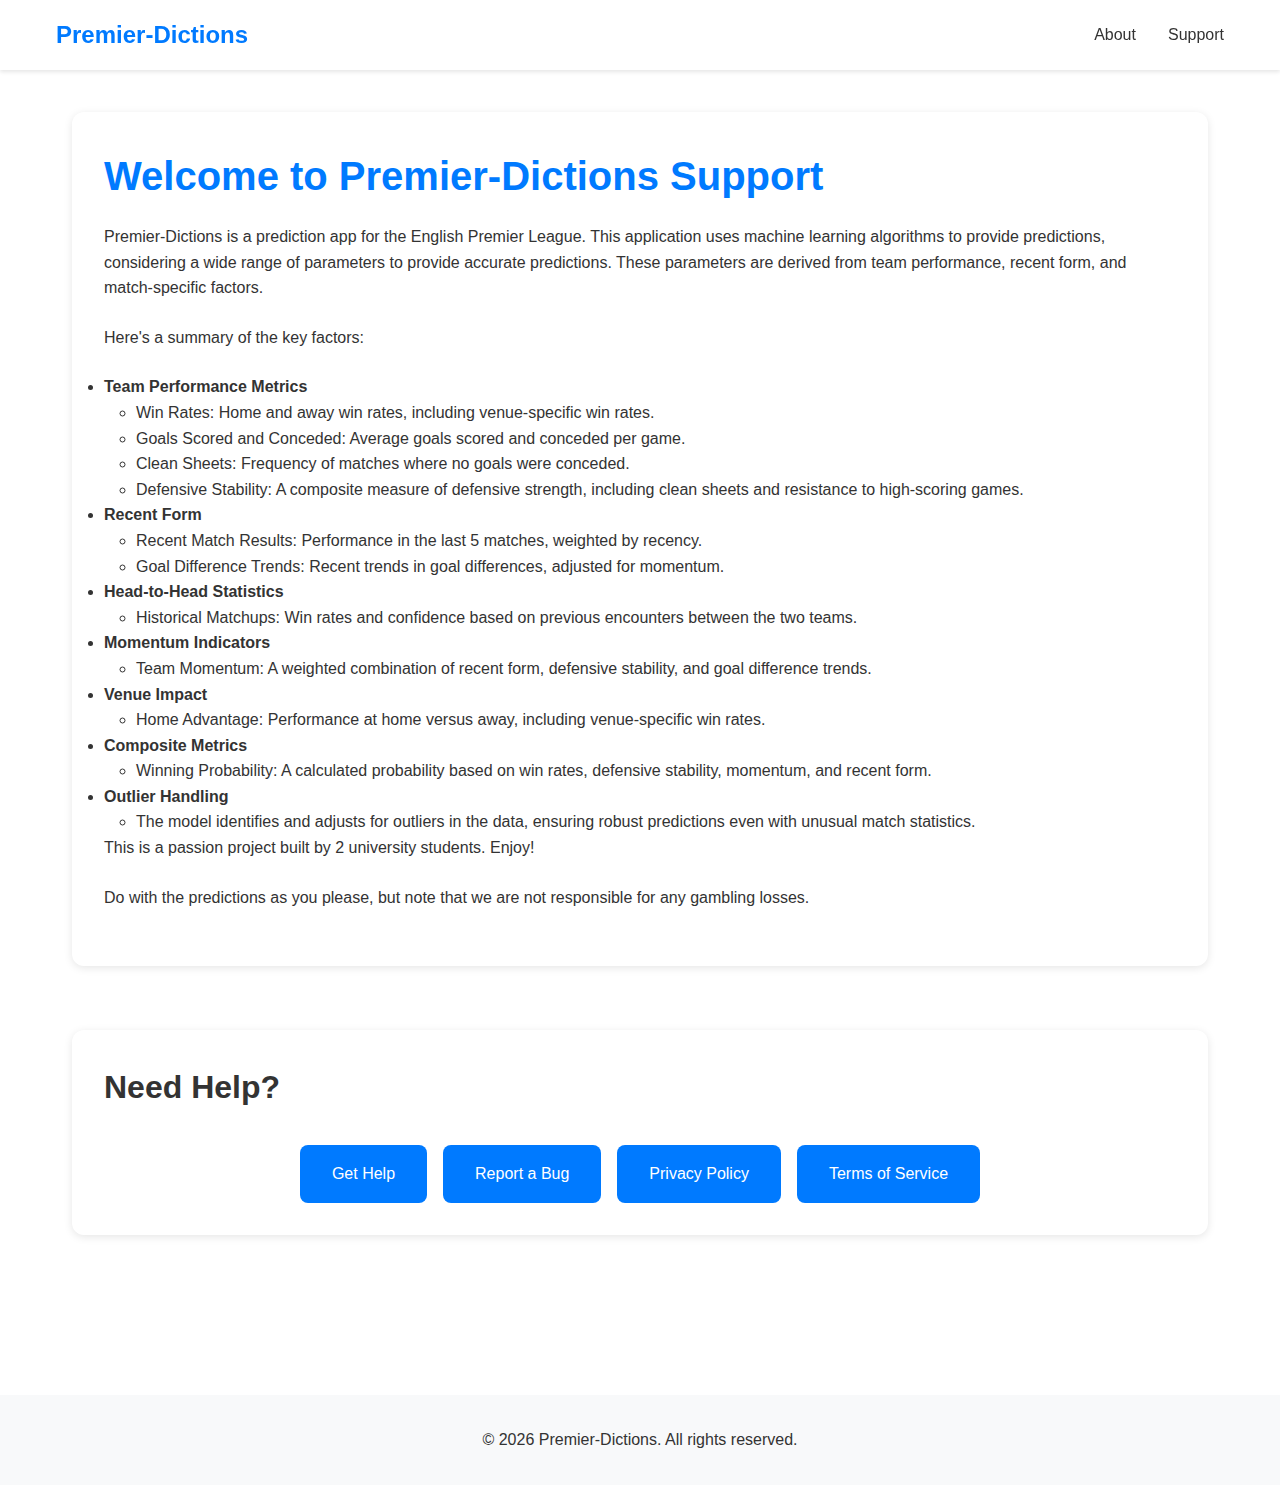
<file: index.html>
<!DOCTYPE html>
<html lang="en">
<head>
    <meta charset="UTF-8">
    <meta name="viewport" content="width=device-width, initial-scale=1.0">
    <title>Premier-Dictions - Support</title>
    <link rel="stylesheet" href="styles.css">
</head>
<body>
    <header>
        <nav>
            <div class="logo">Premier-Dictions</div>
            <ul>
                <li><a href="#about">About</a></li>
                <li><a href="#support">Support</a></li>
            </ul>
        </nav>
    </header>

    <main>
        <section id="about" class="section">
            <h1>Welcome to Premier-Dictions Support</h1>
            <p>Premier-Dictions is a prediction app for the English Premier League. This application uses machine learning algorithms to provide predictions, considering a wide range of parameters to provide accurate predictions. These parameters are derived from team performance, recent form, and match-specific factors.</p>
            
            <p>Here's a summary of the key factors:</p>
            
            <ul>
                <li><strong>Team Performance Metrics</strong>
                    <ul>
                        <li>Win Rates: Home and away win rates, including venue-specific win rates.</li>
                        <li>Goals Scored and Conceded: Average goals scored and conceded per game.</li>
                        <li>Clean Sheets: Frequency of matches where no goals were conceded.</li>
                        <li>Defensive Stability: A composite measure of defensive strength, including clean sheets and resistance to high-scoring games.</li>
                    </ul>
                </li>
                <li><strong>Recent Form</strong>
                    <ul>
                        <li>Recent Match Results: Performance in the last 5 matches, weighted by recency.</li>
                        <li>Goal Difference Trends: Recent trends in goal differences, adjusted for momentum.</li>
                    </ul>
                </li>
                <li><strong>Head-to-Head Statistics</strong>
                    <ul>
                        <li>Historical Matchups: Win rates and confidence based on previous encounters between the two teams.</li>
                    </ul>
                </li>
                <li><strong>Momentum Indicators</strong>
                    <ul>
                        <li>Team Momentum: A weighted combination of recent form, defensive stability, and goal difference trends.</li>
                    </ul>
                </li>
                <li><strong>Venue Impact</strong>
                    <ul>
                        <li>Home Advantage: Performance at home versus away, including venue-specific win rates.</li>
                    </ul>
                </li>
                <li><strong>Composite Metrics</strong>
                    <ul>
                        <li>Winning Probability: A calculated probability based on win rates, defensive stability, momentum, and recent form.</li>
                    </ul>
                </li>
                <li><strong>Outlier Handling</strong>
                    <ul>
                        <li>The model identifies and adjusts for outliers in the data, ensuring robust predictions even with unusual match statistics.</li>
                    </ul>
                </li>
            </ul>
            
            <p>This is a passion project built by 2 university students. Enjoy!</p>
            <p>Do with the predictions as you please, but note that we are not responsible for any gambling losses.</p>
        </section>


        <section id="support" class="section">
            <h2>Need Help?</h2>
            <div class="support-links">
                <a href="https://docs.google.com/forms/d/e/1FAIpQLSe5qJ8h9Add2uBu0d_ZCJHKH33NBtoW-7Aw2zN84BfCR3zo0g/viewform?usp=dialog" class="support-button" target="_blank">Get Help</a>
                <a href="https://docs.google.com/forms/d/e/1FAIpQLScqd--Eu9EIRjx_U-nNic1g_dML1hrebJVRGYB2MoAPrHekTA/viewform?usp=dialog" class="support-button" target="_blank">Report a Bug</a>
                <a href="privacyPolicy.html" class="support-button" target="_blank">Privacy Policy</a>
                <a href="termsOfService.html" class="support-button" target="_blank">Terms of Service</a>
            </div>
        </section>
    </main>

    <footer>
        <p>&copy; 2025 Bowei Jiang. All rights reserved.</p>
    </footer>

    <script src="script.js"></script>
</body>
</html>
</file>
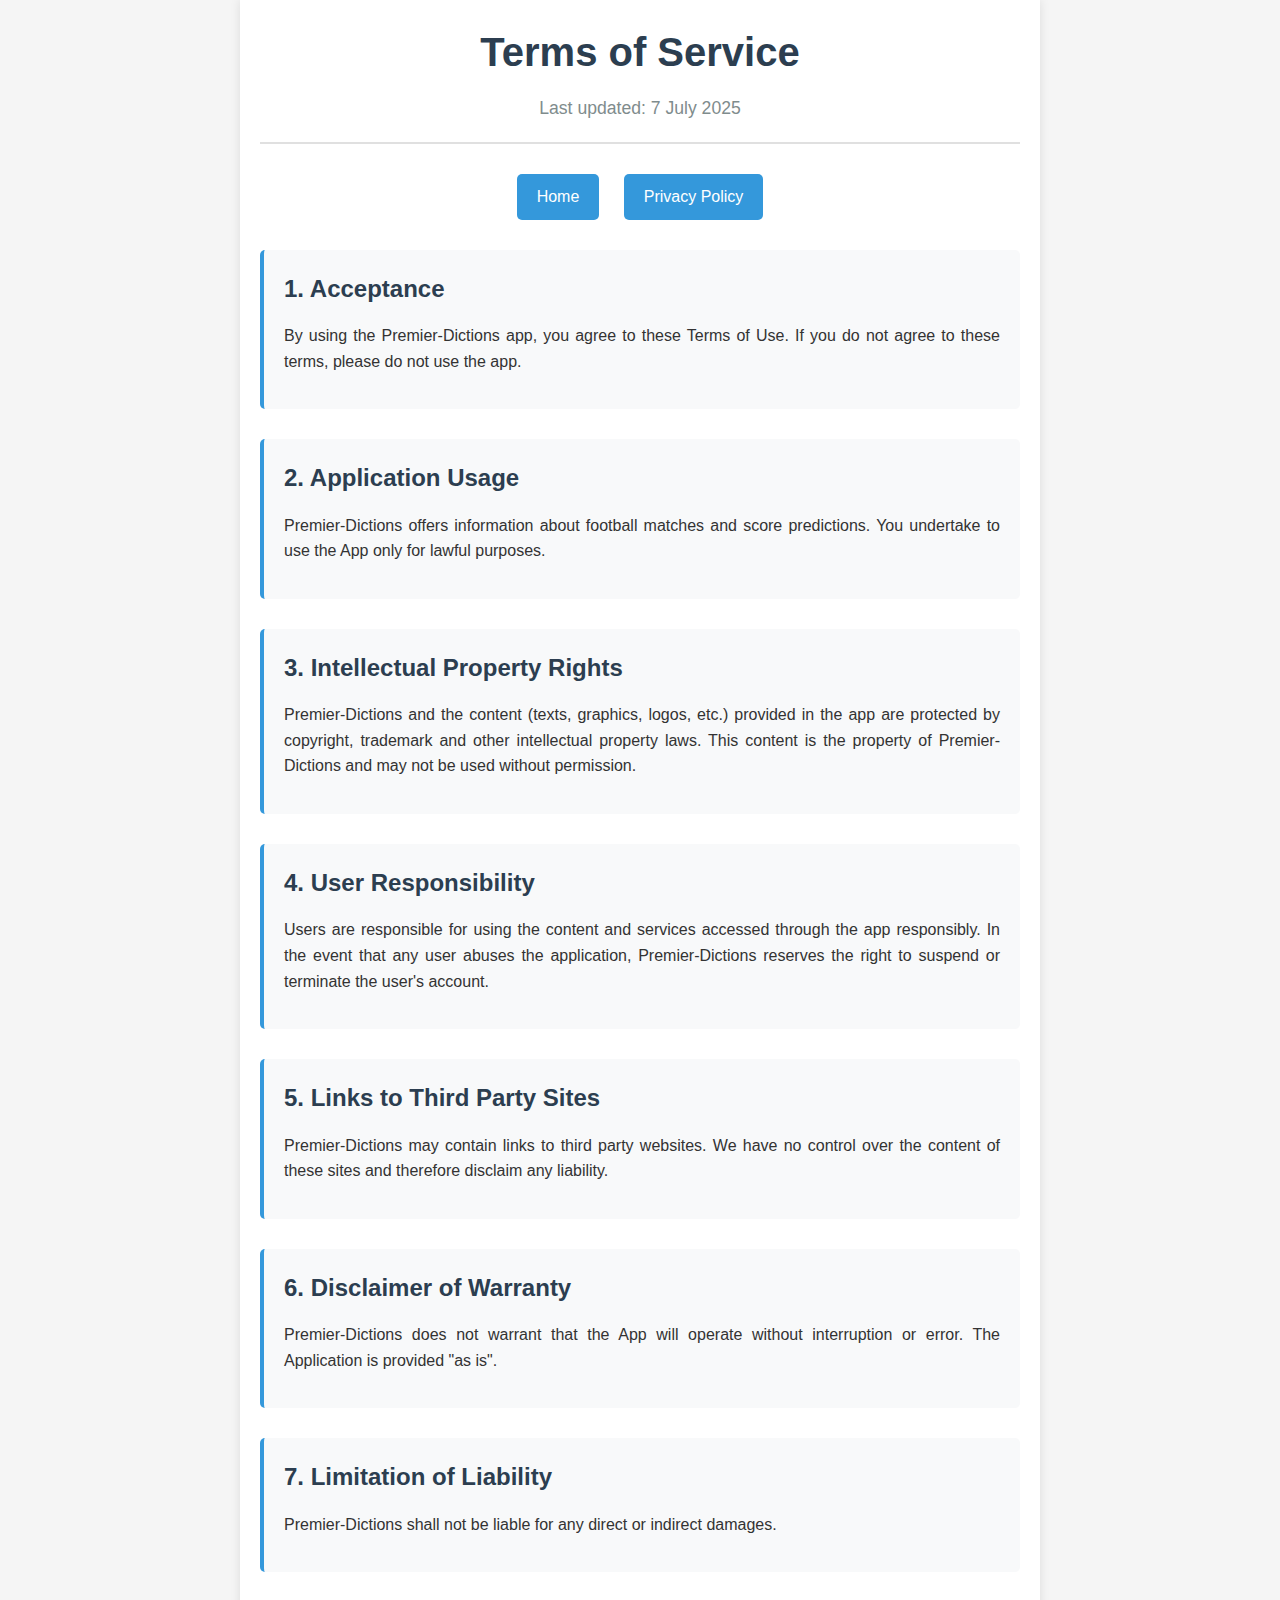
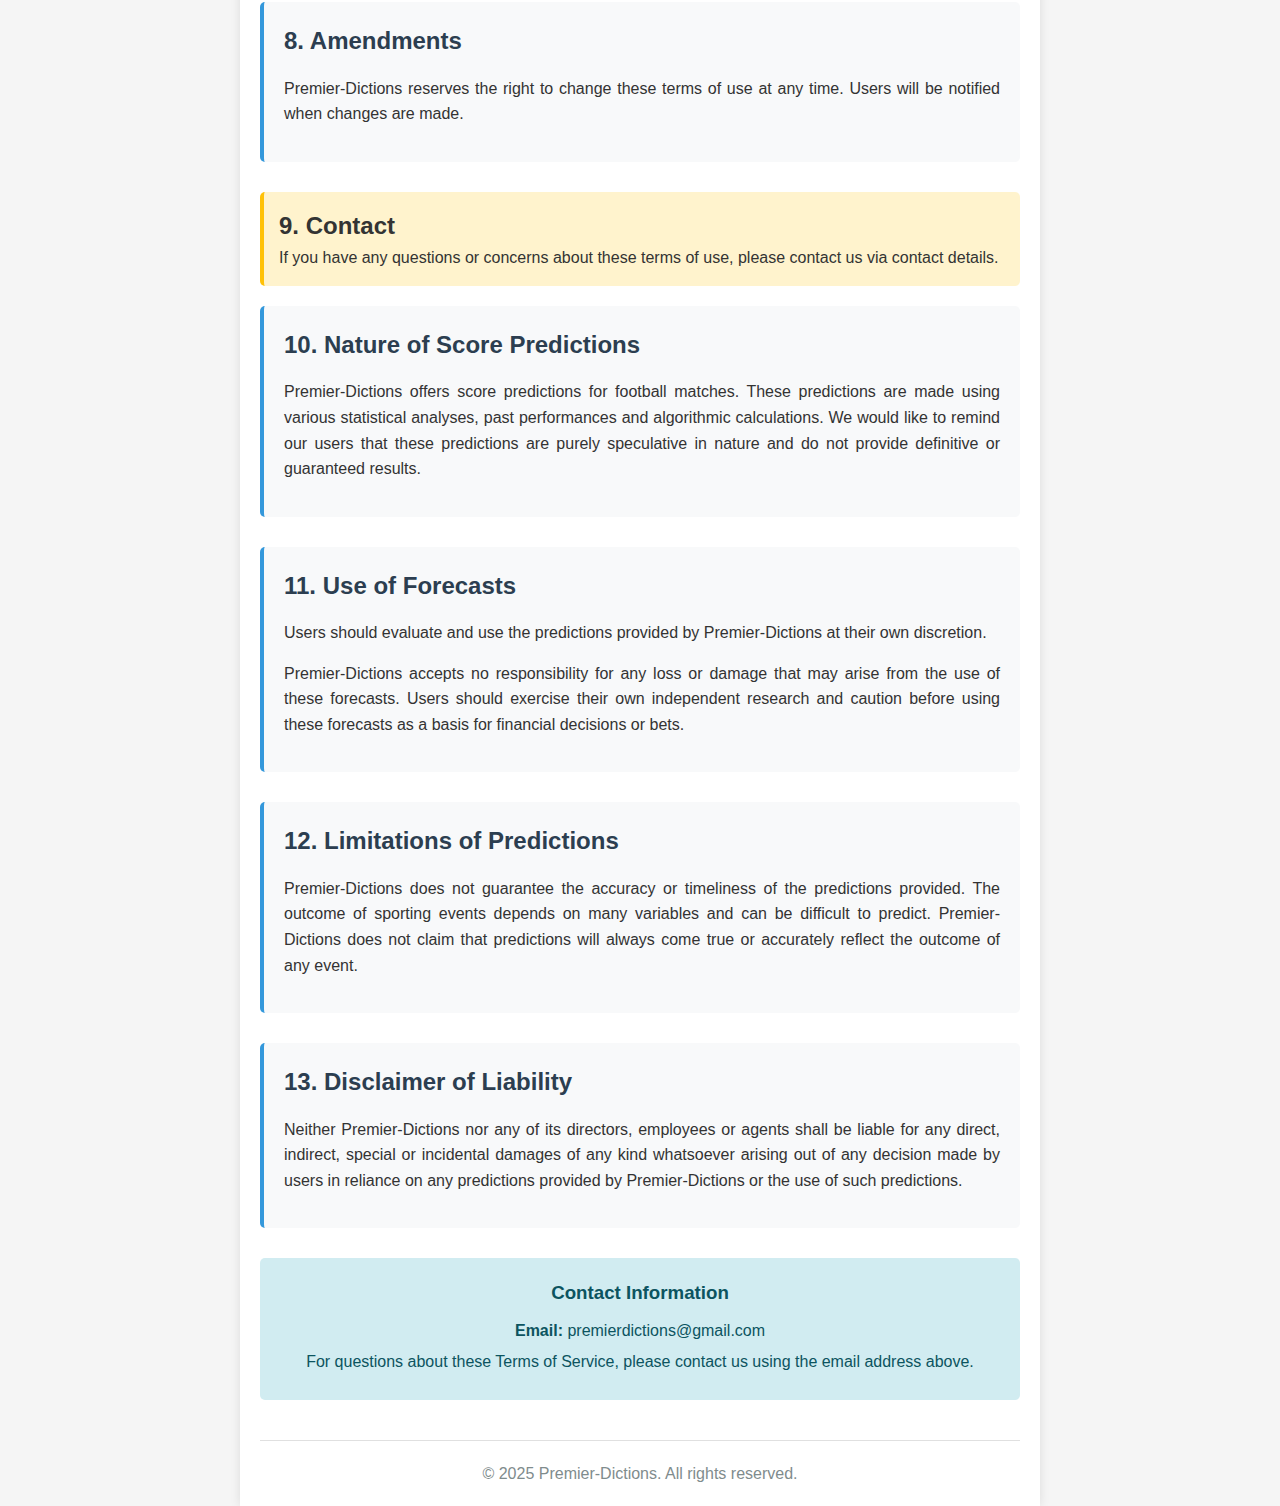
<file: termsOfService.html>
<!DOCTYPE html>
<html lang="en">
<head>
    <meta charset="UTF-8">
    <meta name="viewport" content="width=device-width, initial-scale=1.0">
    <title>Terms of Service - Premier-Dictions</title>
    <style>
        * {
            margin: 0;
            padding: 0;
            box-sizing: border-box;
        }

        body {
            font-family: 'Arial', sans-serif;
            line-height: 1.6;
            color: #333;
            background-color: #f5f5f5;
        }

        .container {
            max-width: 800px;
            margin: 0 auto;
            padding: 20px;
            background-color: white;
            box-shadow: 0 0 10px rgba(0,0,0,0.1);
            min-height: 100vh;
        }

        .header {
            text-align: center;
            margin-bottom: 30px;
            padding-bottom: 20px;
            border-bottom: 2px solid #e0e0e0;
        }

        .header h1 {
            color: #2c3e50;
            font-size: 2.5em;
            margin-bottom: 10px;
        }

        .header p {
            color: #7f8c8d;
            font-size: 1.1em;
        }

        .nav-links {
            text-align: center;
            margin-bottom: 30px;
        }

        .nav-links a {
            display: inline-block;
            margin: 0 10px;
            padding: 10px 20px;
            background-color: #3498db;
            color: white;
            text-decoration: none;
            border-radius: 5px;
            transition: background-color 0.3s;
        }

        .nav-links a:hover {
            background-color: #2980b9;
        }

        .section {
            margin-bottom: 30px;
            padding: 20px;
            background-color: #f8f9fa;
            border-left: 4px solid #3498db;
            border-radius: 5px;
        }

        .section h2 {
            color: #2c3e50;
            margin-bottom: 15px;
            font-size: 1.5em;
        }

        .section p {
            margin-bottom: 15px;
            text-align: justify;
        }

        .section ul {
            margin-left: 20px;
            margin-bottom: 15px;
        }

        .section li {
            margin-bottom: 8px;
        }

        .highlight {
            background-color: #fff3cd;
            padding: 15px;
            border-left: 4px solid #ffc107;
            margin: 20px 0;
            border-radius: 5px;
        }

        .contact-info {
            background-color: #d1ecf1;
            padding: 20px;
            border-radius: 5px;
            margin-top: 30px;
            text-align: center;
        }

        .contact-info h3 {
            color: #0c5460;
            margin-bottom: 10px;
        }

        .contact-info p {
            color: #0c5460;
            margin-bottom: 5px;
        }

        .footer {
            text-align: center;
            margin-top: 40px;
            padding-top: 20px;
            border-top: 1px solid #e0e0e0;
            color: #7f8c8d;
        }

        @media (max-width: 768px) {
            .container {
                padding: 15px;
            }
            
            .header h1 {
                font-size: 2em;
            }
            
            .section {
                padding: 15px;
            }
        }
    </style>
</head>
<body>
    <div class="container">
        <div class="header">
            <h1>Terms of Service</h1>
            <p>Last updated: 7 July 2025</p>
        </div>

        <div class="nav-links">
            <a href="index.html">Home</a>
            <a href="privacyPolicy.html">Privacy Policy</a>
        </div>

        <div class="section">
            <h2>1. Acceptance</h2>
            <p>By using the Premier-Dictions app, you agree to these Terms of Use. If you do not agree to these terms, please do not use the app.</p>
        </div>

        <div class="section">
            <h2>2. Application Usage</h2>
            <p>Premier-Dictions offers information about football matches and score predictions. You undertake to use the App only for lawful purposes.</p>
        </div>

        <div class="section">
            <h2>3. Intellectual Property Rights</h2>
            <p>Premier-Dictions and the content (texts, graphics, logos, etc.) provided in the app are protected by copyright, trademark and other intellectual property laws. This content is the property of Premier-Dictions and may not be used without permission.</p>
        </div>

        <div class="section">
            <h2>4. User Responsibility</h2>
            <p>Users are responsible for using the content and services accessed through the app responsibly. In the event that any user abuses the application, Premier-Dictions reserves the right to suspend or terminate the user's account.</p>
        </div>

        <div class="section">
            <h2>5. Links to Third Party Sites</h2>
            <p>Premier-Dictions may contain links to third party websites. We have no control over the content of these sites and therefore disclaim any liability.</p>
        </div>

        <div class="section">
            <h2>6. Disclaimer of Warranty</h2>
            <p>Premier-Dictions does not warrant that the App will operate without interruption or error. The Application is provided "as is".</p>
        </div>

        <div class="section">
            <h2>7. Limitation of Liability</h2>
            <p>Premier-Dictions shall not be liable for any direct or indirect damages.</p>
        </div>

        <div class="section">
            <h2>8. Amendments</h2>
            <p>Premier-Dictions reserves the right to change these terms of use at any time. Users will be notified when changes are made.</p>
        </div>

        <div class="highlight">
            <h2>9. Contact</h2>
            <p>If you have any questions or concerns about these terms of use, please contact us via contact details.</p>
        </div>

        <div class="section">
            <h2>10. Nature of Score Predictions</h2>
            <p>Premier-Dictions offers score predictions for football matches. These predictions are made using various statistical analyses, past performances and algorithmic calculations. We would like to remind our users that these predictions are purely speculative in nature and do not provide definitive or guaranteed results.</p>
        </div>

        <div class="section">
            <h2>11. Use of Forecasts</h2>
            <p>Users should evaluate and use the predictions provided by Premier-Dictions at their own discretion.</p>
            <p>Premier-Dictions accepts no responsibility for any loss or damage that may arise from the use of these forecasts. Users should exercise their own independent research and caution before using these forecasts as a basis for financial decisions or bets.</p>
        </div>

        <div class="section">
            <h2>12. Limitations of Predictions</h2>
            <p>Premier-Dictions does not guarantee the accuracy or timeliness of the predictions provided. The outcome of sporting events depends on many variables and can be difficult to predict. Premier-Dictions does not claim that predictions will always come true or accurately reflect the outcome of any event.</p>
        </div>

        <div class="section">
            <h2>13. Disclaimer of Liability</h2>
            <p>Neither Premier-Dictions nor any of its directors, employees or agents shall be liable for any direct, indirect, special or incidental damages of any kind whatsoever arising out of any decision made by users in reliance on any predictions provided by Premier-Dictions or the use of such predictions.</p>
        </div>

        <div class="contact-info">
            <h3>Contact Information</h3>
            <p><strong>Email:</strong> premierdictions@gmail.com</p>
            <p>For questions about these Terms of Service, please contact us using the email address above.</p>
        </div>

        <div class="footer">
            <p>&copy; 2025 Premier-Dictions. All rights reserved.</p>
        </div>
    </div>
</body>
</html>
</file>
<file: styles.css>
* {
    margin: 0;
    padding: 0;
    box-sizing: border-box;
}

body {
    font-family: -apple-system, BlinkMacSystemFont, 'Segoe UI', Roboto, Oxygen, Ubuntu, Cantarell, 'Open Sans', 'Helvetica Neue', sans-serif;
    line-height: 1.6;
    color: #333;
}

header {
    background-color: #ffffff;
    box-shadow: 0 2px 4px rgba(0, 0, 0, 0.1);
    position: fixed;
    width: 100%;
    top: 0;
    z-index: 1000;
}

nav {
    max-width: 1200px;
    margin: 0 auto;
    padding: 1rem;
    display: flex;
    justify-content: space-between;
    align-items: center;
}

.logo {
    font-size: 1.5rem;
    font-weight: bold;
    color: #007AFF;
}

nav ul {
    display: flex;
    list-style: none;
    gap: 2rem;
}

nav a {
    text-decoration: none;
    color: #333;
    font-weight: 500;
    transition: color 0.3s ease;
}

nav a:hover {
    color: #007AFF;
}

main {
    max-width: 1200px;
    margin: 80px auto 0;
    padding: 2rem;
}

.section {
    margin-bottom: 4rem;
    padding: 2rem;
    background: #ffffff;
    border-radius: 12px;
    box-shadow: 0 2px 8px rgba(0, 0, 0, 0.1);
}

section p {
    margin-bottom: 1.5em; /* Adds spacing between paragraphs */
}

section ul ul {
    margin-left: 2em; /* Indents second-tier list items */
}

h1 {
    font-size: 2.5rem;
    margin-bottom: 1rem;
    color: #007AFF;
}

h2 {
    font-size: 2rem;
    margin-bottom: 2rem;
    color: #333;
}

.faq-container {
    display: grid;
    gap: 1.5rem;
}

.faq-item {
    padding: 1.5rem;
    background: #f8f9fa;
    border-radius: 8px;
    transition: transform 0.3s ease;
}

.faq-item:hover {
    transform: translateY(-2px);
}

.faq-item h3 {
    color: #007AFF;
    margin-bottom: 0.5rem;
}

.support-links {
    display: flex;
    gap: 1rem;
    justify-content: center;
    margin-top: 2rem;
}

.support-button {
    display: inline-block;
    padding: 1rem 2rem;
    background-color: #007AFF;
    color: white;
    text-decoration: none;
    border-radius: 8px;
    transition: background-color 0.3s ease;
}

.support-button:hover {
    background-color: #0056b3;
}

footer {
    text-align: center;
    padding: 2rem;
    background-color: #f8f9fa;
    margin-top: 4rem;
}

@media (max-width: 768px) {
    nav {
        flex-direction: column;
        gap: 1rem;
    }

    nav ul {
        gap: 1rem;
    }

    main {
        padding: 1rem;
    }

    .section {
        padding: 1.5rem;
    }

    .support-links {
        flex-direction: column;
    }
}
</file>
